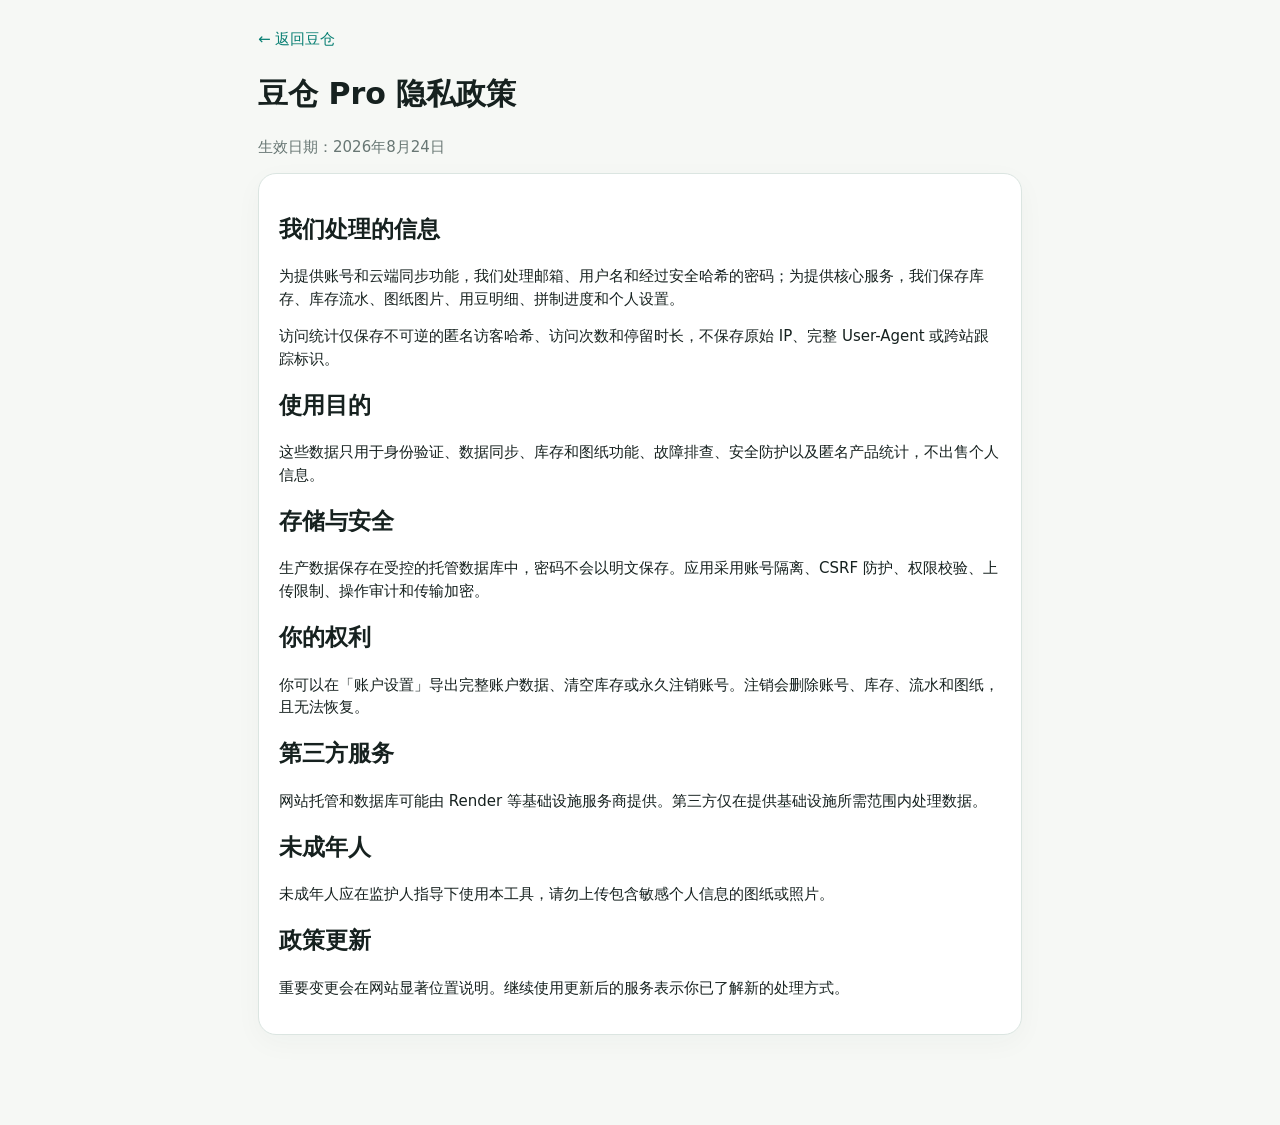
<file: static/privacy.html>
<!doctype html><html lang="zh-CN"><head><meta charset="utf-8"><meta name="viewport" content="width=device-width,initial-scale=1"><title>豆仓 Pro 隐私政策</title><link rel="stylesheet" href="/static/styles.css"></head><body><main class="page" style="max-width:860px"><a href="/">← 返回豆仓</a><h1>豆仓 Pro 隐私政策</h1><p class="muted">生效日期：2026年8月24日</p><section class="panel panel-body"><h2>我们处理的信息</h2><p>为提供账号和云端同步功能，我们处理邮箱、用户名和经过安全哈希的密码；为提供核心服务，我们保存库存、库存流水、图纸图片、用豆明细、拼制进度和个人设置。</p><p>访问统计仅保存不可逆的匿名访客哈希、访问次数和停留时长，不保存原始 IP、完整 User-Agent 或跨站跟踪标识。</p><h2>使用目的</h2><p>这些数据只用于身份验证、数据同步、库存和图纸功能、故障排查、安全防护以及匿名产品统计，不出售个人信息。</p><h2>存储与安全</h2><p>生产数据保存在受控的托管数据库中，密码不会以明文保存。应用采用账号隔离、CSRF 防护、权限校验、上传限制、操作审计和传输加密。</p><h2>你的权利</h2><p>你可以在「账户设置」导出完整账户数据、清空库存或永久注销账号。注销会删除账号、库存、流水和图纸，且无法恢复。</p><h2>第三方服务</h2><p>网站托管和数据库可能由 Render 等基础设施服务商提供。第三方仅在提供基础设施所需范围内处理数据。</p><h2>未成年人</h2><p>未成年人应在监护人指导下使用本工具，请勿上传包含敏感个人信息的图纸或照片。</p><h2>政策更新</h2><p>重要变更会在网站显著位置说明。继续使用更新后的服务表示你已了解新的处理方式。</p></section></main></body></html>
</file>
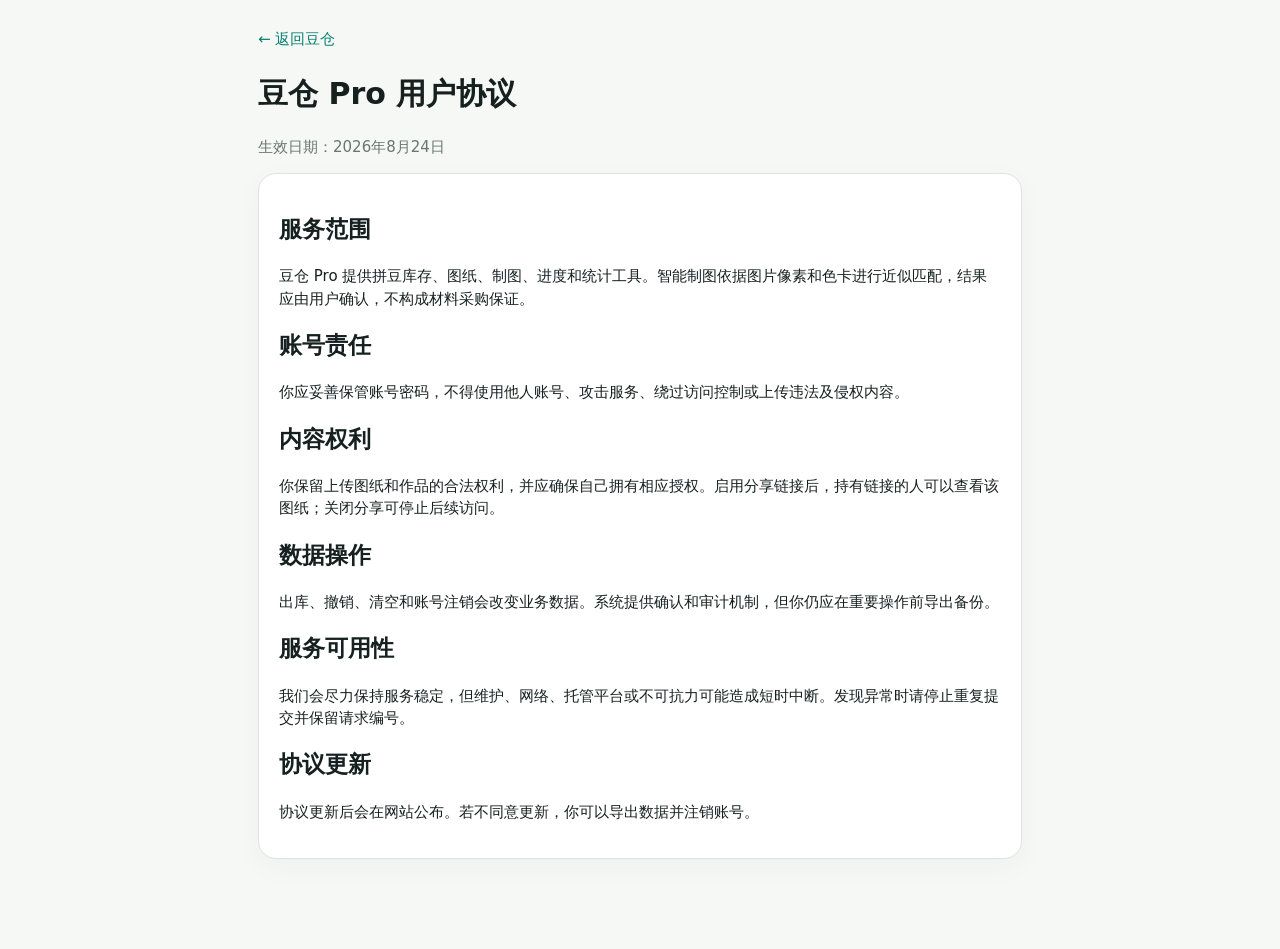
<file: static/terms.html>
<!doctype html><html lang="zh-CN"><head><meta charset="utf-8"><meta name="viewport" content="width=device-width,initial-scale=1"><title>豆仓 Pro 用户协议</title><link rel="stylesheet" href="/static/styles.css"></head><body><main class="page" style="max-width:860px"><a href="/">← 返回豆仓</a><h1>豆仓 Pro 用户协议</h1><p class="muted">生效日期：2026年8月24日</p><section class="panel panel-body"><h2>服务范围</h2><p>豆仓 Pro 提供拼豆库存、图纸、制图、进度和统计工具。智能制图依据图片像素和色卡进行近似匹配，结果应由用户确认，不构成材料采购保证。</p><h2>账号责任</h2><p>你应妥善保管账号密码，不得使用他人账号、攻击服务、绕过访问控制或上传违法及侵权内容。</p><h2>内容权利</h2><p>你保留上传图纸和作品的合法权利，并应确保自己拥有相应授权。启用分享链接后，持有链接的人可以查看该图纸；关闭分享可停止后续访问。</p><h2>数据操作</h2><p>出库、撤销、清空和账号注销会改变业务数据。系统提供确认和审计机制，但你仍应在重要操作前导出备份。</p><h2>服务可用性</h2><p>我们会尽力保持服务稳定，但维护、网络、托管平台或不可抗力可能造成短时中断。发现异常时请停止重复提交并保留请求编号。</p><h2>协议更新</h2><p>协议更新后会在网站公布。若不同意更新，你可以导出数据并注销账号。</p></section></main></body></html>
</file>
<file: static/styles.css>
:root {
  --bg: #f6f8f5;
  --surface: #ffffff;
  --surface-soft: #f0f7f4;
  --ink: #16211f;
  --muted: #687774;
  --line: #dbe5e1;
  --brand: #087f73;
  --brand-dark: #05645c;
  --brand-soft: #dff5ef;
  --accent: #f08a4b;
  --danger: #d54c4c;
  --warning: #b76a16;
  --shadow: 0 18px 50px rgba(26, 65, 58, .09);
  --radius: 18px;
}

* { box-sizing: border-box; }
html { min-height: 100%; background: var(--bg); }
body { margin: 0; min-height: 100vh; color: var(--ink); background: var(--bg); font: 15px/1.5 Inter, ui-sans-serif, system-ui, -apple-system, BlinkMacSystemFont, "Segoe UI", "PingFang SC", sans-serif; }
button, input, textarea, select { font: inherit; }
button { cursor: pointer; }
a { color: var(--brand); text-decoration: none; }
img { max-width: 100%; }
.hidden { display: none !important; }
.muted { color: var(--muted); }
.danger-text { color: var(--danger); }
.success-text { color: var(--brand); }
.nowrap { white-space: nowrap; }
.text-right { text-align: right; }

.boot-screen { min-height: 100vh; display: grid; place-content: center; justify-items: center; gap: 16px; color: var(--muted); }
.brand-mark { width: 58px; height: 58px; display: grid; place-items: center; border-radius: 20px; color: white; background: linear-gradient(145deg, var(--brand), #35a590); box-shadow: 0 14px 34px rgba(8,127,115,.28); font-size: 27px; font-weight: 900; }

.auth-layout { min-height: 100vh; display: grid; grid-template-columns: minmax(0, 1.15fr) minmax(390px, .85fr); }
.auth-showcase { position: relative; overflow: hidden; padding: clamp(36px, 7vw, 100px); background: #083c39; color: white; display: flex; flex-direction: column; justify-content: space-between; }
.auth-showcase::before, .auth-showcase::after { content: ""; position: absolute; width: 420px; height: 420px; border-radius: 50%; filter: blur(4px); opacity: .32; }
.auth-showcase::before { background: #39bfa2; top: -180px; right: -120px; }
.auth-showcase::after { background: #ef955d; bottom: -250px; left: -140px; }
.auth-content { position: relative; z-index: 1; max-width: 680px; }
.auth-brand { display: flex; align-items: center; gap: 14px; margin-bottom: 80px; }
.auth-brand .brand-mark { width: 46px; height: 46px; border-radius: 15px; }
.auth-brand strong { font-size: 20px; }
.auth-content h1 { margin: 0 0 20px; max-width: 620px; font-size: clamp(38px, 5vw, 68px); line-height: 1.05; letter-spacing: -.04em; }
.auth-content > p { max-width: 580px; margin: 0; color: #c9e4df; font-size: 18px; }
.feature-pills { display: flex; flex-wrap: wrap; gap: 10px; margin-top: 34px; }
.feature-pills span { padding: 10px 14px; border: 1px solid rgba(255,255,255,.16); background: rgba(255,255,255,.08); border-radius: 999px; color: #e8f7f4; }
.auth-foot { position: relative; z-index: 1; color: #8fc3bb; font-size: 13px; }
.auth-panel { padding: 40px clamp(28px, 5vw, 74px); background: var(--surface); display: grid; place-content: center; }
.auth-card { width: min(440px, 100%); }
.auth-card h2 { margin: 0 0 8px; font-size: 30px; }
.auth-tabs { display: grid; grid-template-columns: 1fr 1fr; padding: 4px; margin: 30px 0 24px; border-radius: 13px; background: #eef3f1; }
.auth-tabs button { border: 0; padding: 10px; border-radius: 10px; background: transparent; color: var(--muted); font-weight: 700; }
.auth-tabs button.active { background: white; color: var(--brand); box-shadow: 0 3px 12px rgba(20,50,45,.08); }
.auth-divider { display: flex; align-items: center; gap: 12px; margin: 18px 0; color: #8a9794; font-size: 12px; }
.auth-divider::before, .auth-divider::after { content: ""; height: 1px; flex: 1; background: var(--line); }
.guest-button { border-color: #9acbc3; color: var(--brand-dark); background: #f4fbf9; }
.guest-hint { margin: 10px 8px 0; color: var(--muted); text-align: center; font-size: 12px; }

.field { display: grid; gap: 7px; margin-bottom: 16px; }
.field > span, .field > label { color: #43524f; font-size: 13px; font-weight: 750; }
.field small { color: var(--muted); }
.input, input[type="text"], input[type="email"], input[type="password"], input[type="number"], input[type="url"], input[type="file"], textarea, select {
  width: 100%; border: 1px solid var(--line); border-radius: 12px; padding: 11px 13px; color: var(--ink); background: white; outline: none; transition: .18s ease;
}
textarea { min-height: 110px; resize: vertical; }
input:focus, textarea:focus, select:focus { border-color: #5aafa2; box-shadow: 0 0 0 4px rgba(8,127,115,.1); }
.form-grid { display: grid; grid-template-columns: repeat(2, minmax(0,1fr)); gap: 14px; }
.form-grid .field { margin: 0; }
.check-line { display: flex; align-items: center; gap: 9px; }
.check-line input { width: 17px; height: 17px; accent-color: var(--brand); }

.btn { display: inline-flex; align-items: center; justify-content: center; gap: 8px; min-height: 40px; padding: 9px 15px; border: 1px solid transparent; border-radius: 11px; background: white; color: var(--ink); font-weight: 750; transition: .18s ease; }
.btn:hover { transform: translateY(-1px); }
.btn:disabled { opacity: .55; cursor: not-allowed; transform: none; }
.btn-primary { background: var(--brand); color: white; box-shadow: 0 8px 20px rgba(8,127,115,.18); }
.btn-primary:hover { background: var(--brand-dark); }
.btn-secondary { border-color: var(--line); background: white; }
.btn-quiet { border-color: transparent; color: #9a4d1b; background: #fff4ec; box-shadow: none; }
.btn-quiet:hover { background: #ffe9da; }
.btn-soft { background: var(--brand-soft); color: var(--brand-dark); }
.btn-accent { background: #fff0e6; color: #a64d15; }
.btn-danger { background: #fff0f0; color: var(--danger); border-color: #f5cccc; }
.btn-block { width: 100%; }
.btn-sm { min-height: 32px; padding: 6px 10px; font-size: 13px; border-radius: 9px; }
.link-button { border: 0; background: transparent; color: var(--brand); padding: 0; }
.button-row { display: flex; flex-wrap: wrap; align-items: center; gap: 10px; }

.app-shell { min-height: 100vh; display: grid; grid-template-columns: 236px minmax(0,1fr); }
.sidebar { position: sticky; top: 0; height: 100vh; padding: 24px 16px; color: #d9ebe7; background: #103c39; display: flex; flex-direction: column; z-index: 20; }
.sidebar-brand { display: flex; align-items: center; gap: 11px; padding: 0 10px 26px; color: white; }
.sidebar-brand .brand-mark { width: 40px; height: 40px; border-radius: 13px; font-size: 19px; }
.sidebar-brand strong { font-size: 18px; }
.sidebar-brand small { display: block; color: #82b6ae; font-size: 10px; text-transform: uppercase; letter-spacing: .13em; }
.nav-list { display: grid; gap: 5px; }
.nav-item { display: flex; align-items: center; gap: 12px; width: 100%; padding: 11px 13px; border: 0; border-radius: 11px; color: #b8d2cd; background: transparent; text-align: left; font-weight: 700; }
.nav-item span:first-child { width: 24px; text-align: center; font-size: 17px; }
.nav-item:hover { background: rgba(255,255,255,.07); color: white; }
.nav-item.active { color: white; background: #1d5d57; }
.sidebar-user { margin-top: auto; padding: 14px; border-top: 1px solid rgba(255,255,255,.1); }
.sidebar-user strong { display: block; color: white; }
.sidebar-user small { display: block; margin: 3px 0 12px; color: #8eb7b0; overflow: hidden; text-overflow: ellipsis; }

.main-area { min-width: 0; }
.topbar { position: sticky; top: 0; z-index: 15; min-height: 68px; padding: 13px clamp(18px, 4vw, 48px); display: flex; align-items: center; justify-content: space-between; gap: 18px; border-bottom: 1px solid rgba(219,229,225,.8); background: rgba(246,248,245,.9); backdrop-filter: blur(16px); }
.topbar h1 { margin: 0; font-size: 21px; }
.topbar p { margin: 2px 0 0; color: var(--muted); font-size: 12px; }
.page { width: min(1440px, 100%); margin: 0 auto; padding: 28px clamp(18px, 4vw, 48px) 90px; }
.page-head { display: flex; justify-content: space-between; align-items: flex-start; gap: 20px; margin-bottom: 24px; }
.page-head h2 { margin: 0 0 5px; font-size: clamp(25px, 3vw, 34px); letter-spacing: -.03em; }
.page-head p { margin: 0; color: var(--muted); }

.metrics { display: grid; grid-template-columns: repeat(4, minmax(0,1fr)); gap: 14px; margin-bottom: 22px; }
.metric { position: relative; overflow: hidden; padding: 20px; border: 1px solid var(--line); border-radius: var(--radius); background: var(--surface); box-shadow: 0 8px 30px rgba(30,65,58,.04); }
.metric::after { content: ""; position: absolute; width: 76px; height: 76px; right: -30px; bottom: -34px; border-radius: 50%; background: var(--brand-soft); }
.metric small { color: var(--muted); font-weight: 700; }
.metric strong { display: block; margin-top: 9px; font-size: clamp(25px, 3vw, 34px); line-height: 1; }
.metric.accent::after { background: #ffeadc; }
.metric.danger::after { background: #fde2e2; }

.grid-2 { display: grid; grid-template-columns: repeat(2, minmax(0,1fr)); gap: 18px; }
.grid-3 { display: grid; grid-template-columns: repeat(3, minmax(0,1fr)); gap: 16px; }
.panel { border: 1px solid var(--line); border-radius: var(--radius); background: var(--surface); box-shadow: 0 8px 28px rgba(30,65,58,.035); }
.panel-head { display: flex; align-items: center; justify-content: space-between; gap: 15px; padding: 18px 20px; border-bottom: 1px solid var(--line); }
.panel-head h3 { margin: 0; font-size: 16px; }
.panel-body { padding: 20px; }
.empty { padding: 46px 24px; text-align: center; color: var(--muted); }
.empty strong { display: block; margin-bottom: 5px; color: var(--ink); font-size: 16px; }

.toolbar { display: flex; flex-wrap: wrap; align-items: center; gap: 10px; margin-bottom: 18px; }
.toolbar .search { min-width: 220px; flex: 1; }
.chips { display: flex; flex-wrap: wrap; gap: 7px; }
.chip { padding: 7px 11px; border: 1px solid var(--line); border-radius: 999px; color: var(--muted); background: white; font-weight: 700; font-size: 13px; }
.chip.active { border-color: var(--brand); color: white; background: var(--brand); }
.badge { display: inline-flex; align-items: center; gap: 5px; padding: 4px 8px; border-radius: 999px; background: #edf2f0; color: #52615e; font-size: 11px; font-weight: 750; }
.badge.ok { color: #086b58; background: #dff5ec; }
.badge.warn { color: #9a5b12; background: #fff0d9; }
.badge.danger { color: #ae3434; background: #fde3e3; }

.inventory-actions { display: flex; flex-wrap: wrap; justify-content: flex-end; gap: 10px; }
.inventory-actions .btn { min-width: 112px; min-height: 46px; }
.inventory-grid { display: grid; grid-template-columns: repeat(5, minmax(0,1fr)); gap: 14px; }
.color-card { position: relative; overflow: hidden; min-height: 116px; padding: 14px; border: 1px solid var(--line); border-radius: 15px; background: white; }
.color-card::before { content: ""; position: absolute; inset: 0 auto 0 0; width: 8px; background: var(--swatch); }
.color-card-top { display: flex; align-items: center; justify-content: space-between; gap: 8px; }
.swatch { width: 20px; height: 20px; border: 1px solid rgba(0,0,0,.12); border-radius: 7px; background: var(--swatch); box-shadow: inset 0 0 0 2px rgba(255,255,255,.22); }
.color-card strong { display: block; margin-top: 13px; font-size: 22px; }
.color-card small { color: var(--muted); }

.table-wrap { width: 100%; overflow: auto; }
table { width: 100%; border-collapse: collapse; }
th, td { padding: 11px 13px; border-bottom: 1px solid #edf1ef; text-align: left; vertical-align: middle; }
th { color: var(--muted); font-size: 12px; font-weight: 800; }
tbody tr:hover { background: #f9fbfa; }
.code-cell { display: flex; align-items: center; gap: 9px; font-weight: 800; }
.transaction-table { table-layout: fixed; }
.transaction-table .flow-type-col { width: 68px; }
.transaction-table .flow-code-col { width: 86px; }
.transaction-table .flow-time-col { width: 108px; }
.transaction-table .flow-action-col { width: 70px; }
.flow-badge { width: 48px; min-height: 30px; display: inline-flex; align-items: center; justify-content: center; border-radius: 9px; font-size: 12px; font-weight: 800; white-space: nowrap; }
.flow-checkin, .flow-initialize { color: #08705f; background: #dff5ec; }
.flow-checkout { color: #a65713; background: #fff0d9; }
.flow-set { color: #385c80; background: #e8f1fa; }
.flow-undo, .flow-clear { color: #9b3d3d; background: #fde8e8; }
.flow-code { font-weight: 800; white-space: nowrap; }
.flow-remark { overflow: hidden; text-overflow: ellipsis; white-space: nowrap; }
.quick-stock-card { text-align: left; }
.quick-stock-card > strong { font-size: 16px; }
.quick-stock-card .button-row { margin-top: 14px; }

.blueprint-grid { display: grid; grid-template-columns: repeat(auto-fill, minmax(min(100%,280px), 1fr)); gap: 15px; }
.blueprint-card { overflow: hidden; border: 1px solid var(--line); border-radius: 17px; background: white; transition: .18s ease; }
.blueprint-card:hover { transform: translateY(-2px); box-shadow: var(--shadow); }
.blueprint-image { aspect-ratio: 4/3; display: grid; place-items: center; padding: 14px; background: white; color: #8da19d; overflow: hidden; }
.blueprint-image img { width: 100%; height: 100%; object-fit: contain; object-position: center; background: white; }
.blueprint-detail-media { height: clamp(220px,42vh,520px); padding: 14px; display: grid; place-items: center; overflow: hidden; border-radius: 14px; background: #edf3f1; }
.blueprint-detail-media img { width: 100%; height: 100%; object-fit: contain; }
.blueprint-detail-layout { display: grid; grid-template-columns: minmax(0,1.45fr) minmax(300px,.55fr); gap: 24px; align-items: start; }
.blueprint-preview-column, .blueprint-progress-panel { min-width: 0; }
.blueprint-detail-layout .blueprint-detail-media { height: min(56vh,620px); }
.blueprint-detail-layout .blueprint-detail-media img { object-fit: scale-down; }
.detail-progress-table { max-height: min(68vh,680px); }
.detail-pattern-stage { min-height: 0; max-height: 56vh; }
.original-image { margin: 10px 0 0; color: var(--muted); font-size: 13px; }
.original-image summary { cursor: pointer; }
.original-image img { display: block; max-height: 420px; margin-top: 10px; object-fit: contain; }
.blueprint-body { padding: 15px; }
.blueprint-body h3 { margin: 0 0 6px; font-size: 17px; }
.blueprint-meta { display: flex; flex-wrap: wrap; gap: 7px; margin: 11px 0 14px; }
.blueprint-select { position: absolute; margin: 12px; z-index: 2; width: 19px; height: 19px; accent-color: var(--brand); }

.dropzone { position: relative; min-height: 160px; padding: 26px 20px; border: 1.5px dashed #82afa7; border-radius: 16px; background: #f7fbf9; display: flex; flex-direction: column; align-items: center; justify-content: center; gap: 8px; text-align: center; overflow: hidden; }
.dropzone .file-overlay { position: absolute; inset: 0; width: 100%; height: 100%; padding: 0; border: 0; opacity: 0; cursor: pointer; }
.file-cta { padding: 8px 14px; border-radius: 10px; color: white; background: var(--brand); font-weight: 800; }
.dropzone small { color: var(--muted); }
.generator-layout { display: grid; grid-template-columns: minmax(330px,400px) minmax(0,1fr); gap: 18px; align-items: start; }
.recognition-picker { display: grid; grid-template-columns: repeat(2,minmax(0,1fr)); gap: 10px; margin: 0 0 16px; padding: 0; border: 0; }
.recognition-picker legend { grid-column: 1/-1; margin-bottom: 3px; color: #43524f; font-size: 13px; font-weight: 800; }
.recognition-picker label { position: relative; display: block; cursor: pointer; }
.recognition-picker input { position: absolute; opacity: 0; pointer-events: none; }
.recognition-picker span { min-height: 82px; padding: 14px; display: flex; flex-direction: column; justify-content: center; border: 1px solid var(--line); border-radius: 13px; background: white; transition: .18s ease; }
.recognition-picker strong { font-size: 14px; }
.recognition-picker small { margin-top: 3px; color: var(--muted); line-height: 1.35; }
.recognition-picker label:has(input:checked) span { border-color: var(--brand); background: var(--brand-soft); box-shadow: 0 0 0 3px rgba(8,127,115,.09); }
.dropzone.is-busy { border-style: solid; background: #edf8f5; }
.spinner.dark { color: var(--brand); border-color: #b9ddd6; border-top-color: currentColor; }
.generator-help { margin-top: 14px; padding: 12px 14px; border-radius: 12px; color: var(--brand-dark); background: #edf8f5; font-size: 13px; }
.result-summary { margin-bottom: 14px; padding: 13px 15px; display: flex; justify-content: space-between; gap: 14px; border-radius: 12px; background: var(--surface-soft); }
.result-summary span { color: var(--muted); }
.generator-empty { min-height: 420px; display: flex; flex-direction: column; justify-content: center; }
.pattern-stage { min-height: 420px; display: grid; place-items: center; padding: 18px; overflow: auto; border-radius: 16px; background: #e7eeeb; }
.pattern-canvas { max-width: 100%; height: auto; border: 1px solid #acbbb7; background: white; image-rendering: pixelated; cursor: crosshair; }
.pattern-result-list { max-height: 420px; margin-top: 16px; overflow: auto; border: 1px solid var(--line); border-radius: 13px; }
.pattern-result-list table { table-layout: fixed; }
.pattern-result-list td.code-cell { display: table-cell; white-space: nowrap; }
.pattern-result-list td.code-cell .swatch { display: inline-block; margin-right: 8px; vertical-align: middle; }
.pattern-result-list input[type="number"] { min-height: 44px; }
.recognize-box { margin: 18px 0; padding: 16px; border: 1px solid var(--line); border-radius: 15px; background: #f7faf9; }
.recognize-box p { margin: 4px 0 12px; }
.recognize-controls { display: grid; grid-template-columns: minmax(190px,1fr) auto; gap: 10px; align-items: end; }
.recognize-preview { min-height: 110px; max-height: 300px; margin-top: 12px; padding: 12px; display: grid; place-items: center; overflow: auto; border-radius: 12px; color: var(--muted); background: #e8efec; }
.recognize-summary { width: 100%; margin-bottom: 8px; color: var(--brand-dark); font-size: 13px; font-weight: 700; }

.bar-chart { height: 220px; padding: 16px 6px 0; display: flex; align-items: flex-end; gap: 7px; border-bottom: 1px solid var(--line); }
.bar-column { flex: 1; min-width: 10px; height: 100%; display: flex; align-items: flex-end; justify-content: center; gap: 2px; }
.bar { width: 42%; min-height: 2px; border-radius: 5px 5px 0 0; background: var(--brand); }
.bar.out { background: var(--accent); }
.progress { height: 8px; overflow: hidden; border-radius: 999px; background: #e9efed; }
.progress > span { display: block; height: 100%; border-radius: inherit; background: var(--brand); }

.modal-backdrop { position: fixed; inset: 0; z-index: 100; padding: 24px; display: grid; place-items: center; background: rgba(8,27,25,.66); backdrop-filter: blur(6px); }
.modal { width: min(760px, 100%); max-height: calc(100vh - 48px); overflow: auto; border-radius: 22px; background: white; box-shadow: 0 30px 90px rgba(0,0,0,.25); }
.modal.large { width: min(1100px,100%); }
.modal-head { position: sticky; top: 0; z-index: 2; padding: 18px 22px; display: flex; align-items: center; justify-content: space-between; gap: 15px; border-bottom: 1px solid var(--line); background: rgba(255,255,255,.95); backdrop-filter: blur(12px); }
.modal-head h2 { margin: 0; font-size: 20px; }
.modal-body { padding: 22px; }
.modal-foot { position: sticky; bottom: 0; padding: 15px 22px; display: flex; flex-wrap: wrap; justify-content: flex-end; gap: 10px; border-top: 1px solid var(--line); background: rgba(255,255,255,.96); }
.icon-btn { width: 36px; height: 36px; display: grid; place-items: center; border: 0; border-radius: 10px; background: #eef3f1; color: var(--ink); }

.toast-root { position: fixed; top: 18px; right: 18px; z-index: 200; display: grid; gap: 9px; }
.toast { min-width: 260px; max-width: min(390px, calc(100vw - 36px)); padding: 13px 15px; border: 1px solid #b9ddd6; border-radius: 12px; background: #effbf8; color: #095b51; box-shadow: var(--shadow); animation: toast-in .2s ease; }
.toast.error { border-color: #f0bebe; background: #fff1f1; color: #9e3030; }
@keyframes toast-in { from { opacity: 0; transform: translateY(-8px); } }
.spinner { width: 18px; height: 18px; border: 2px solid rgba(255,255,255,.4); border-top-color: currentColor; border-radius: 50%; animation: spin .7s linear infinite; }
@keyframes spin { to { transform: rotate(360deg); } }

.mobile-nav { display: none; }
.notice { padding: 13px 15px; border: 1px solid #b9ddd6; border-radius: 12px; color: #0b6258; background: #eefaf7; }
.notice.warn { border-color: #f3d09e; color: #86500e; background: #fff8eb; }
.notice.danger { border-color: #efb9b9; color: #9d3333; background: #fff1f1; }
.save-status { margin-top: 16px; padding: 12px 14px; border-radius: 12px; color: var(--muted); background: var(--surface-soft); }
.crop-instructions { margin-bottom: 16px; display: grid; gap: 3px; }
.crop-instructions span { color: var(--muted); }
.legend-crop-viewport { min-height: 300px; max-height: 66vh; padding: 12px; display: grid; place-items: center; overflow: auto; border-radius: 16px; background: #e8efec; }
.legend-crop-stage { position: relative; display: inline-block; max-width: 100%; touch-action: none; cursor: crosshair; line-height: 0; user-select: none; }
.legend-crop-stage img { display: block; max-width: 100%; max-height: calc(66vh - 24px); width: auto; height: auto; pointer-events: none; }
.legend-crop-box { position: absolute; border: 2px solid white; border-radius: 5px; background: rgba(8,127,115,.18); box-shadow: 0 0 0 2px var(--brand), 0 0 0 9999px rgba(8,27,25,.42); pointer-events: none; }
.setting-section + .setting-section { margin-top: 24px; padding-top: 24px; border-top: 1px solid var(--line); }

@media (max-width: 1000px) {
  .auth-layout { grid-template-columns: 1fr; }
  .auth-showcase { min-height: 420px; }
  .auth-brand { margin-bottom: 40px; }
  .metrics { grid-template-columns: repeat(2,minmax(0,1fr)); }
  .generator-layout { grid-template-columns: 1fr; }
  .inventory-grid { grid-template-columns: repeat(3,minmax(0,1fr)); }
  .blueprint-detail-layout { grid-template-columns: 1fr; }
  .pattern-stage { min-height: 320px; }
}

@media (max-width: 760px) {
  .auth-showcase { min-height: 360px; padding: 30px 24px; }
  .auth-showcase h1 { font-size: 38px; }
  .auth-panel { padding: 34px 22px 80px; }
  .app-shell { display: block; }
  .sidebar { display: none; }
  .topbar { min-height: 60px; padding: 10px 17px; }
  .topbar .button-row .btn-secondary { display: none; }
  .page { padding: 20px 15px 90px; }
  .page-head { display: block; }
  .page-head .button-row { margin-top: 14px; }
  .metrics { grid-template-columns: repeat(2,minmax(0,1fr)); gap: 9px; }
  .metric { padding: 15px; }
  .grid-2, .grid-3, .form-grid { grid-template-columns: 1fr; }
  .inventory-grid { grid-template-columns: repeat(2,minmax(0,1fr)); }
  .blueprint-grid { grid-template-columns: 1fr; }
  .modal-backdrop { padding: 0; align-items: end; }
  .modal, .modal.large { width: 100%; max-height: 92vh; border-radius: 22px 22px 0 0; }
  .recognize-controls { grid-template-columns: 1fr; }
  .recognition-picker { grid-template-columns: 1fr; }
  .transaction-table { min-width: 600px; }
  .legend-crop-viewport { min-height: 220px; max-height: 58vh; padding: 8px; }
  .legend-crop-stage img { max-height: calc(58vh - 16px); }
  .pattern-stage { min-height: 240px; padding: 10px; }
  .modal-foot .btn { flex: 1 1 auto; }
  .mobile-nav { position: fixed; inset: auto 0 0 0; z-index: 40; padding: 7px max(8px, env(safe-area-inset-right)) calc(7px + env(safe-area-inset-bottom)) max(8px, env(safe-area-inset-left)); display: grid; grid-template-columns: repeat(5,1fr); border-top: 1px solid var(--line); background: rgba(255,255,255,.96); backdrop-filter: blur(16px); }
  .mobile-nav button { padding: 5px 2px; border: 0; background: transparent; color: var(--muted); font-size: 10px; font-weight: 700; }
  .mobile-nav button span { display: block; margin-bottom: 2px; font-size: 19px; }
  .mobile-nav button.active { color: var(--brand); }
  th, td { padding: 9px 10px; }
}
</file>
